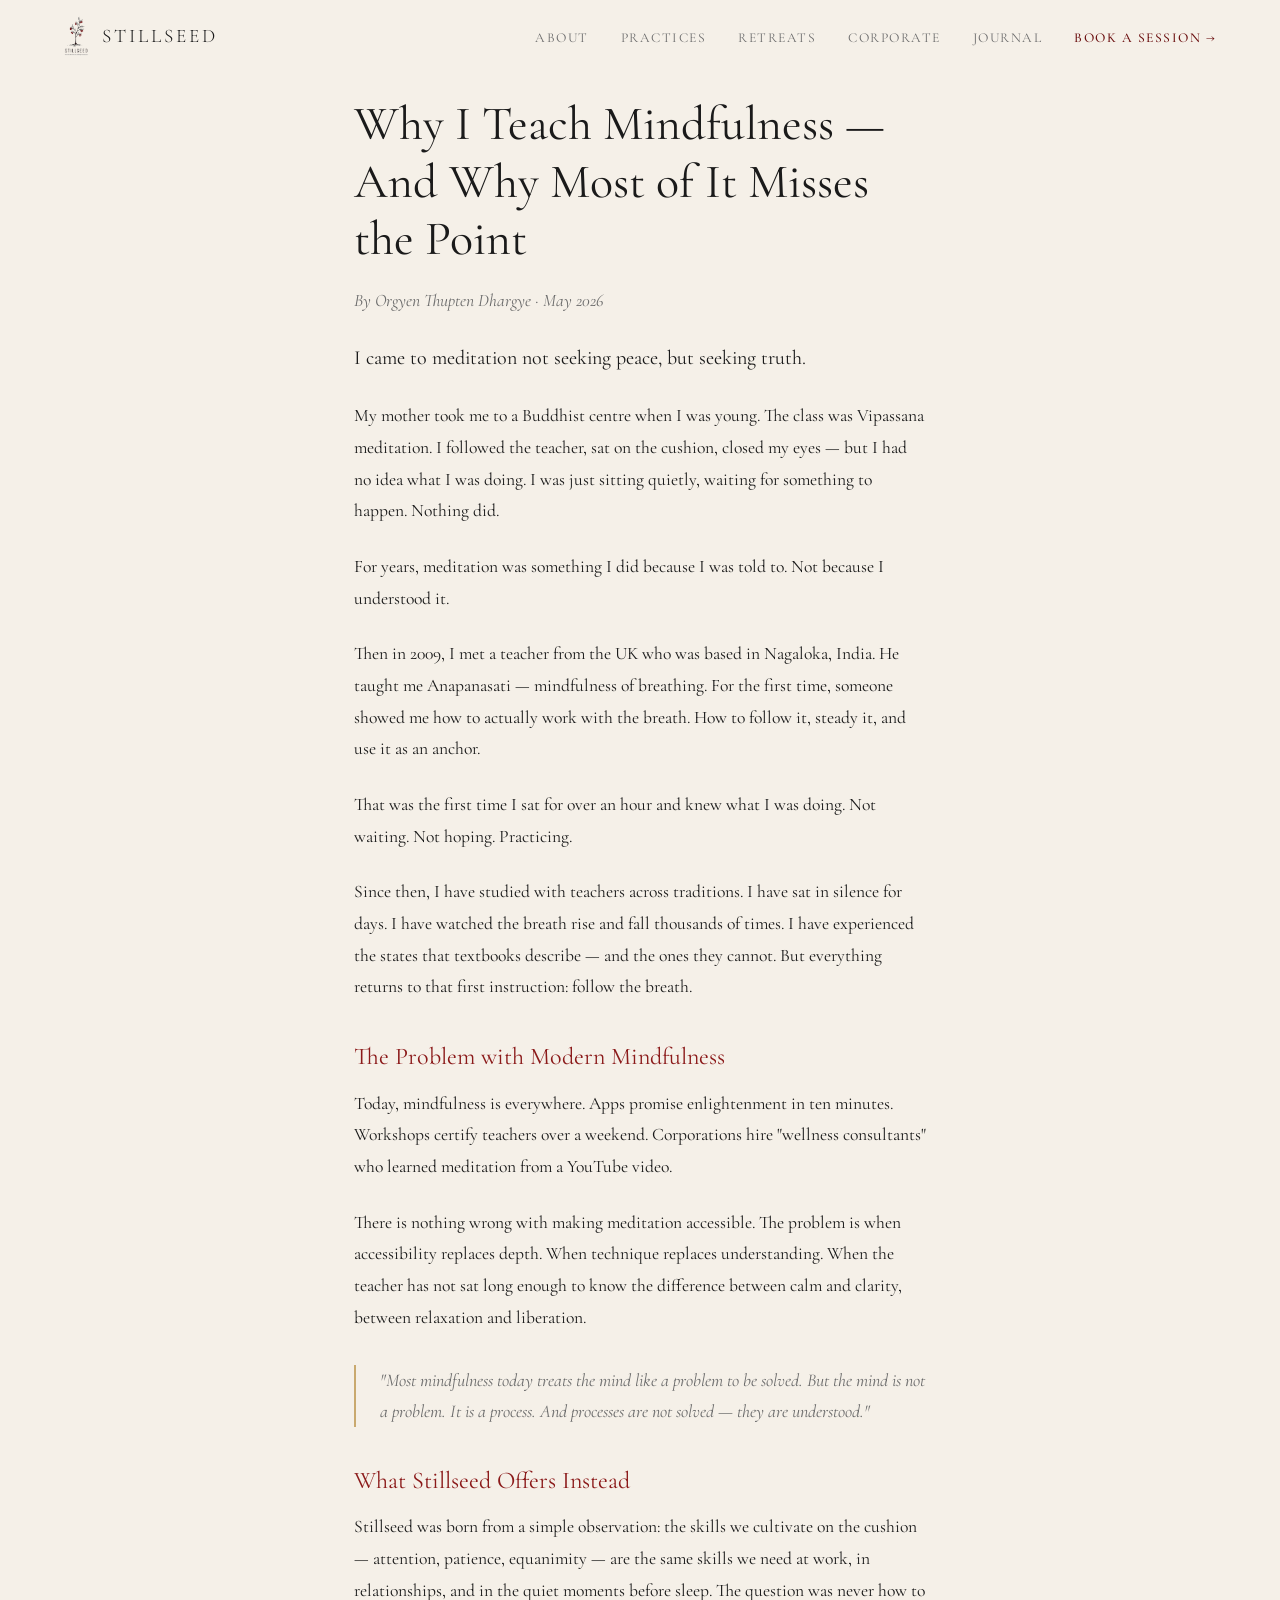
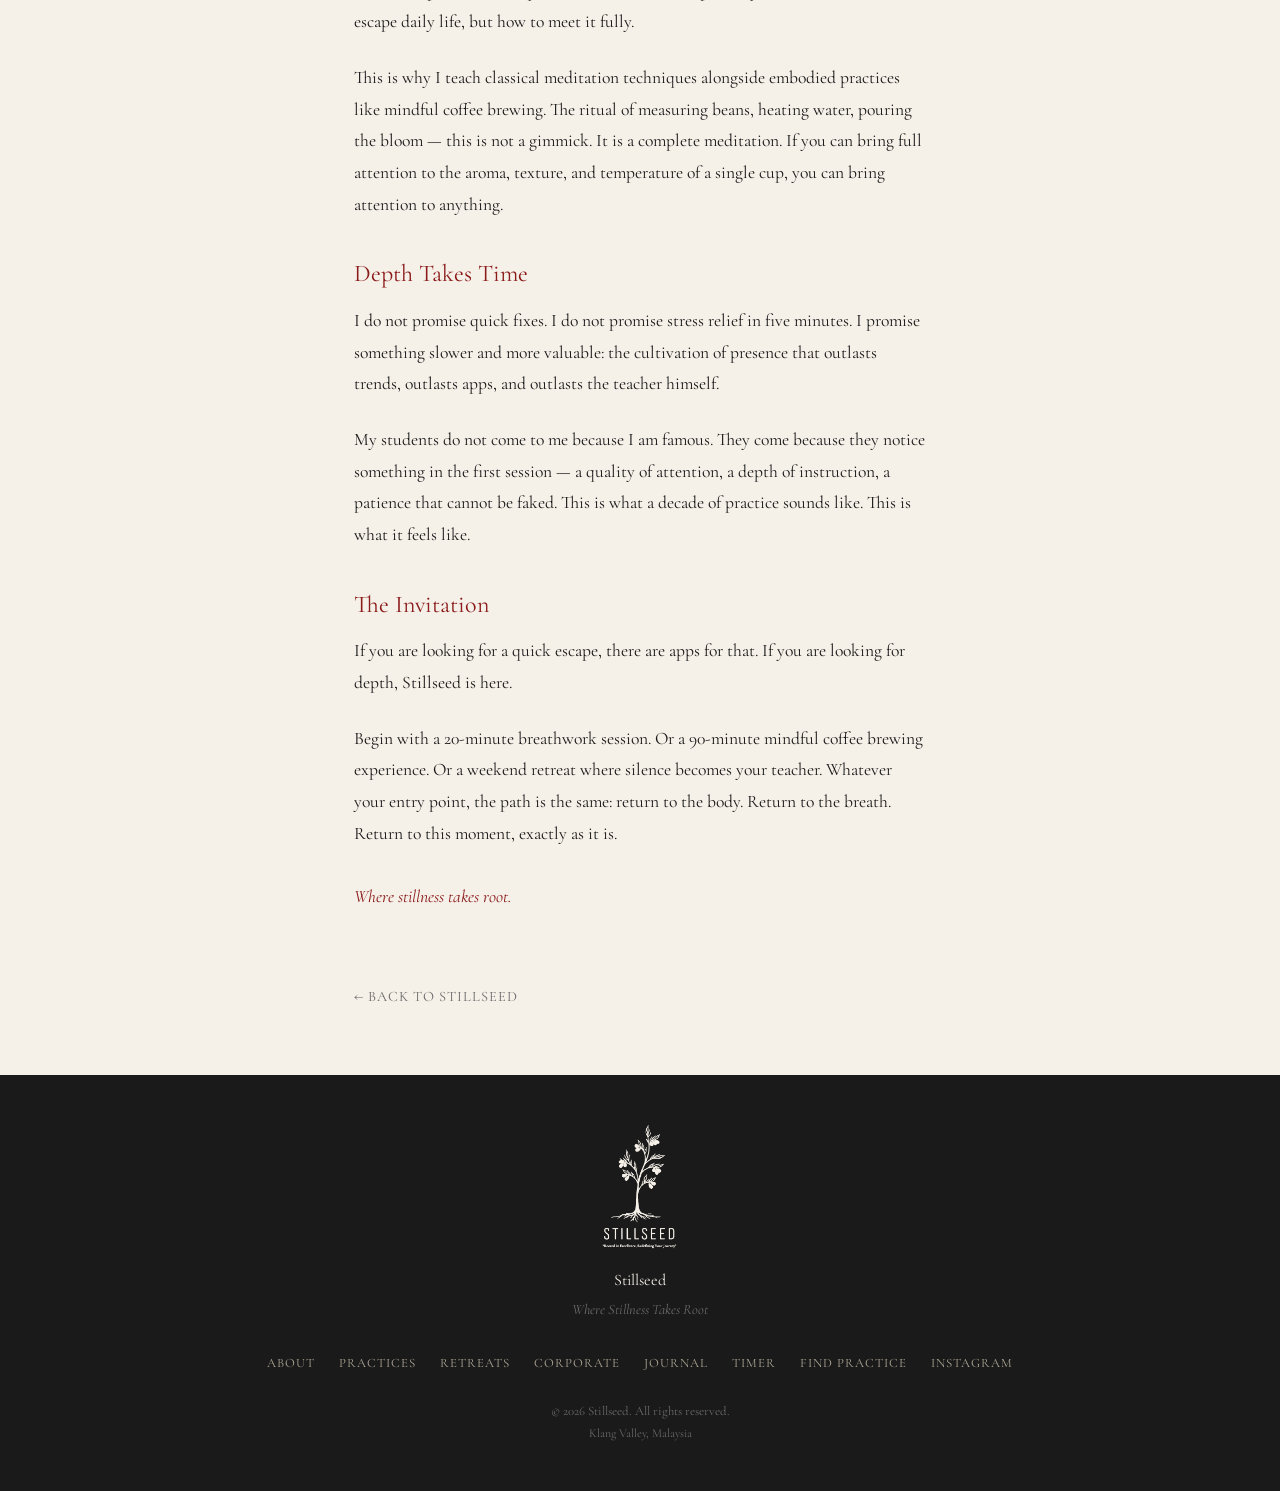
<file: blog-why-i-teach.html>
<!DOCTYPE html>
<html lang="en">
<head>
  <meta charset="UTF-8">
  <meta name="viewport" content="width=device-width, initial-scale=1.0">
  <title>Why I Teach Mindfulness — And Why Most of It Misses the Point | Stillseed</title>
  <meta name="description" content="Orgyen Thupten Dhargye on why he teaches mindfulness after a decade of Buddhist training, and what most modern mindfulness gets wrong.">
  <link href="https://fonts.googleapis.com/css2?family=Cormorant+Garamond:ital,wght@0,300;0,400;0,500;1,300;1,400&display=swap" rel="stylesheet">
  <link rel="stylesheet" href="css/style.css">
  <style>
    .blog-post {
      max-width: 700px;
      margin: 0 auto;
      padding: 6rem 5% 4rem;
    }
    .blog-post h1 {
      font-size: clamp(2rem, 4vw, 3rem);
      margin-bottom: 1rem;
      line-height: 1.2;
    }
    .blog-meta {
      color: var(--gray);
      font-size: 0.9rem;
      margin-bottom: 2rem;
      font-style: italic;
    }
    .blog-post p {
      margin-bottom: 1.5rem;
      font-size: 1.1rem;
      line-height: 1.8;
    }
    .blog-post h2 {
      font-size: 1.5rem;
      margin: 2.5rem 0 1rem;
      color: var(--burgundy);
    }
    .blog-post blockquote {
      border-left: 2px solid var(--gold);
      padding-left: 1.5rem;
      margin: 2rem 0;
      font-style: italic;
      color: var(--gray);
    }
    .blog-post .lead {
      font-size: 1.25rem;
      color: var(--black);
      font-weight: 400;
    }
    .back-link {
      display: inline-block;
      margin-top: 3rem;
      color: var(--gray);
      font-size: 0.9rem;
      letter-spacing: 1px;
      text-transform: uppercase;
    }
    .back-link:hover {
      color: var(--burgundy);
    }
  </style>
</head>
<body>

  <nav>
    <a href="index.html" class="nav-logo">
      <img src="images/logo-nav.png" alt="Stillseed">
      <span>Stillseed</span>
    </a>
    <ul class="nav-links">
      <li><a href="index.html#about">About</a></li>
      <li><a href="index.html#practices">Practices</a></li>
      <li><a href="index.html#retreats">Retreats</a></li>
      <li><a href="index.html#corporate">Corporate</a></li>
      <li><a href="blog-why-i-teach.html">Journal</a></li>
      <li><a href="index.html#contact" style="font-size: 0.85rem; letter-spacing: 1.5px; text-transform: uppercase; color: #6B0F0F; font-weight: 500;">Book a Session →</a></li>
    </ul>
  </nav>

  <article class="blog-post">
    <h1>Why I Teach Mindfulness — And Why Most of It Misses the Point</h1>
    <p class="blog-meta">By Orgyen Thupten Dhargye · May 2026</p>

    <p class="lead">I came to meditation not seeking peace, but seeking truth.</p>

    <p>My mother took me to a Buddhist centre when I was young. The class was Vipassana meditation. I followed the teacher, sat on the cushion, closed my eyes — but I had no idea what I was doing. I was just sitting quietly, waiting for something to happen. Nothing did.</p>

    <p>For years, meditation was something I did because I was told to. Not because I understood it.</p>

    <p>Then in 2009, I met a teacher from the UK who was based in Nagaloka, India. He taught me Anapanasati — mindfulness of breathing. For the first time, someone showed me how to actually work with the breath. How to follow it, steady it, and use it as an anchor.</p>

    <p>That was the first time I sat for over an hour and knew what I was doing. Not waiting. Not hoping. Practicing.</p>

    <p>Since then, I have studied with teachers across traditions. I have sat in silence for days. I have watched the breath rise and fall thousands of times. I have experienced the states that textbooks describe — and the ones they cannot. But everything returns to that first instruction: follow the breath.</p>

    <h2>The Problem with Modern Mindfulness</h2>

    <p>Today, mindfulness is everywhere. Apps promise enlightenment in ten minutes. Workshops certify teachers over a weekend. Corporations hire "wellness consultants" who learned meditation from a YouTube video.</p>

    <p>There is nothing wrong with making meditation accessible. The problem is when accessibility replaces depth. When technique replaces understanding. When the teacher has not sat long enough to know the difference between calm and clarity, between relaxation and liberation.</p>

    <blockquote>"Most mindfulness today treats the mind like a problem to be solved. But the mind is not a problem. It is a process. And processes are not solved — they are understood."</blockquote>

    <h2>What Stillseed Offers Instead</h2>

    <p>Stillseed was born from a simple observation: the skills we cultivate on the cushion — attention, patience, equanimity — are the same skills we need at work, in relationships, and in the quiet moments before sleep. The question was never how to escape daily life, but how to meet it fully.</p>

    <p>This is why I teach classical meditation techniques alongside embodied practices like mindful coffee brewing. The ritual of measuring beans, heating water, pouring the bloom — this is not a gimmick. It is a complete meditation. If you can bring full attention to the aroma, texture, and temperature of a single cup, you can bring attention to anything.</p>

    <h2>Depth Takes Time</h2>

    <p>I do not promise quick fixes. I do not promise stress relief in five minutes. I promise something slower and more valuable: the cultivation of presence that outlasts trends, outlasts apps, and outlasts the teacher himself.</p>

    <p>My students do not come to me because I am famous. They come because they notice something in the first session — a quality of attention, a depth of instruction, a patience that cannot be faked. This is what a decade of practice sounds like. This is what it feels like.</p>

    <h2>The Invitation</h2>

    <p>If you are looking for a quick escape, there are apps for that. If you are looking for depth, Stillseed is here.</p>

    <p>Begin with a 20-minute breathwork session. Or a 90-minute mindful coffee brewing experience. Or a weekend retreat where silence becomes your teacher. Whatever your entry point, the path is the same: return to the body. Return to the breath. Return to this moment, exactly as it is.</p>

    <p style="margin-top: 2rem; font-style: italic; color: var(--burgundy);">Where stillness takes root.</p>

    <a href="index.html" class="back-link">← Back to Stillseed</a>
  </article>

  <footer>
    <img src="images/logo-full-light.png" alt="Stillseed" class="footer-logo">
    <p style="font-size:1rem; color:var(--cream); margin-bottom:0.2rem;">Stillseed</p>
    <p style="font-style:italic; font-size:0.9rem;">Where Stillness Takes Root</p>
    <ul class="footer-links">
      <li><a href="index.html#about">About</a></li>
      <li><a href="index.html#practices">Practices</a></li>
      <li><a href="index.html#retreats">Retreats</a></li>
      <li><a href="index.html#corporate">Corporate</a></li>
      <li><a href="blog-why-i-teach.html">Journal</a></li>
      <li><a href="timer.html">Timer</a></li>
      <li><a href="recommender.html">Find Practice</a></li>
      <li><a href="https://instagram.com/stillseedacademy" target="_blank">Instagram</a></li>
    </ul>
    <p style="font-size:0.8rem;">© 2026 Stillseed. All rights reserved.</p>
    <p style="font-size:0.75rem;">Klang Valley, Malaysia</p>
  </footer>

</body>
</html>
</file>
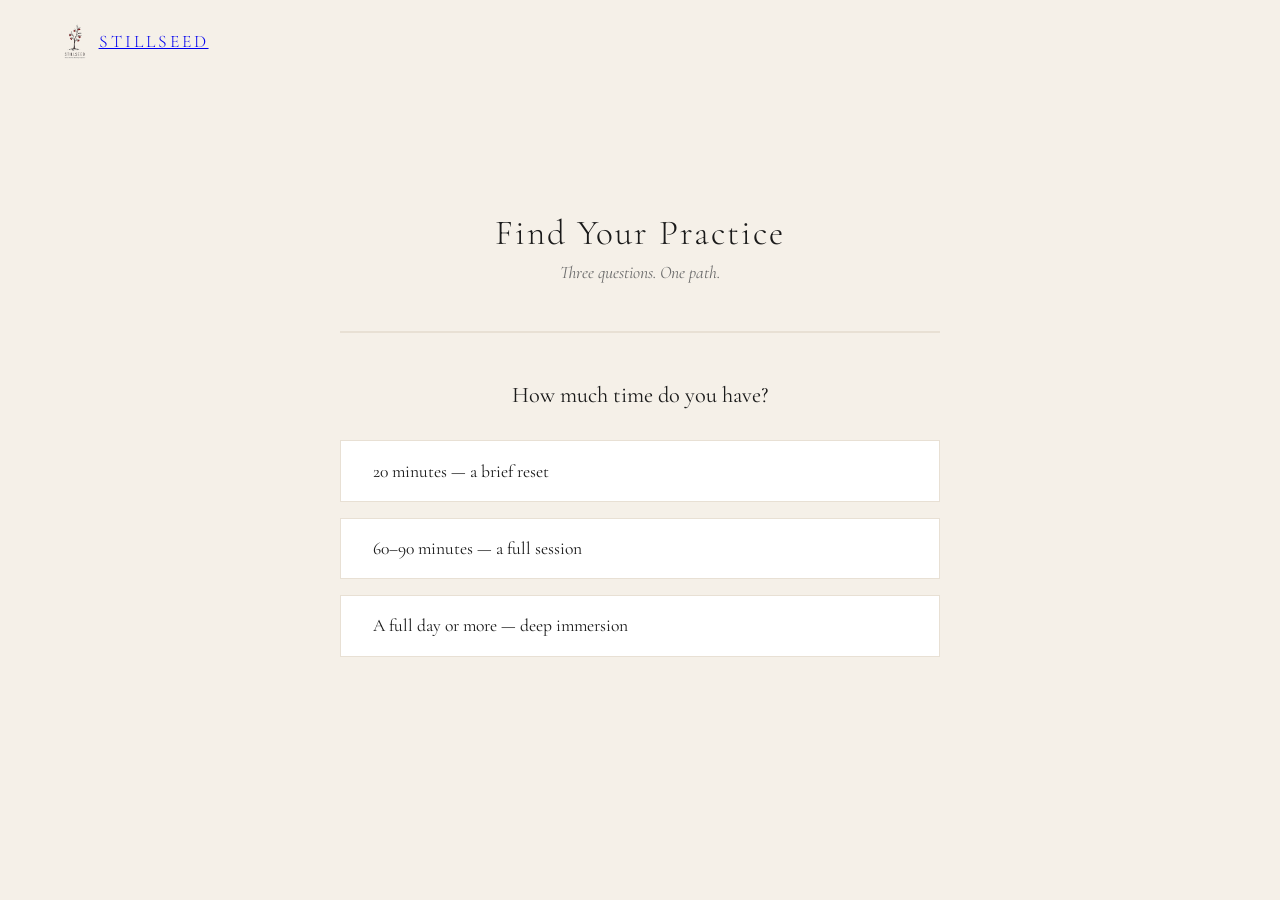
<file: recommender.html>
<!DOCTYPE html>
<html lang="en">
<head>
  <meta charset="UTF-8">
  <meta name="viewport" content="width=device-width, initial-scale=1.0">
  <title>Find Your Practice — Stillseed</title>
  <link href="https://fonts.googleapis.com/css2?family=Cormorant+Garamond:ital,wght@0,300;0,400;0,500;1,300;1,400&display=swap" rel="stylesheet">
  <style>
    :root {
      --burgundy: #8B1A1A;
      --black: #1a1a1a;
      --cream: #F5F0E8;
      --gold: #C9A96E;
      --gray: #6b6b6b;
      --white: #ffffff;
    }
    * { margin: 0; padding: 0; box-sizing: border-box; }
    body {
      font-family: 'Cormorant Garamond', Georgia, serif;
      background: var(--cream);
      color: var(--black);
      min-height: 100vh;
      display: flex;
      flex-direction: column;
      align-items: center;
      justify-content: center;
      padding: 2rem;
    }
    .container {
      text-align: center;
      max-width: 600px;
      width: 100%;
    }
    h1 {
      font-weight: 300;
      font-size: 2.2rem;
      margin-bottom: 0.5rem;
      letter-spacing: 2px;
    }
    .subtitle {
      color: var(--gray);
      font-size: 1.1rem;
      margin-bottom: 3rem;
      font-style: italic;
    }
    .step {
      display: none;
      animation: fadeIn 0.5s ease;
    }
    .step.active {
      display: block;
    }
    @keyframes fadeIn {
      from { opacity: 0; transform: translateY(20px); }
      to { opacity: 1; transform: translateY(0); }
    }
    .question {
      font-size: 1.4rem;
      margin-bottom: 2rem;
      font-weight: 400;
    }
    .options {
      display: flex;
      flex-direction: column;
      gap: 1rem;
      margin-bottom: 2rem;
    }
    .option {
      padding: 1.2rem 2rem;
      border: 1.5px solid #E8E0D4;
      background: var(--white);
      cursor: pointer;
      transition: all 0.3s;
      font-family: inherit;
      font-size: 1.1rem;
      color: var(--black);
      text-align: left;
    }
    .option:hover {
      border-color: var(--burgundy);
      background: var(--cream);
    }
    .option.selected {
      border-color: var(--burgundy);
      background: var(--burgundy);
      color: var(--cream);
    }
    .progress {
      width: 100%;
      height: 2px;
      background: #E8E0D4;
      margin-bottom: 3rem;
      position: relative;
    }
    .progress-bar {
      height: 100%;
      background: var(--burgundy);
      transition: width 0.5s ease;
    }
    .result {
      background: var(--white);
      padding: 3rem 2rem;
      border: 1px solid #E8E0D4;
      text-align: center;
    }
    .result-icon {
      font-size: 3rem;
      margin-bottom: 1rem;
    }
    .result h2 {
      color: var(--burgundy);
      margin-bottom: 1rem;
    }
    .result p {
      color: var(--gray);
      margin-bottom: 1.5rem;
      font-size: 1.05rem;
    }
    .result .btn {
      margin-top: 1rem;
    }
    .back {
      margin-top: 2rem;
      color: var(--gray);
      font-size: 0.85rem;
      letter-spacing: 1px;
      text-transform: uppercase;
      cursor: pointer;
      background: none;
      border: none;
      font-family: inherit;
    }
    .back:hover { color: var(--burgundy); }
    .nav-logo {
      position: absolute;
      top: 1.5rem;
      left: 5%;
      display: flex;
      align-items: center;
      gap: 0.8rem;
    }
    .nav-logo img {
      height: 35px;
      width: auto;
    }
    .nav-logo span {
      font-size: 1.1rem;
      letter-spacing: 3px;
      text-transform: uppercase;
      font-weight: 300;
    }
    .btn {
      display: inline-block;
      padding: 0.9rem 2.2rem;
      font-size: 0.85rem;
      letter-spacing: 2px;
      text-transform: uppercase;
      border: 1.5px solid var(--burgundy);
      color: var(--burgundy);
      background: transparent;
      cursor: pointer;
      transition: all 0.3s;
      font-family: inherit;
      text-decoration: none;
    }
    .btn:hover {
      background: var(--burgundy);
      color: var(--cream);
    }
    .btn-filled {
      background: var(--burgundy);
      color: var(--cream);
    }
    .btn-filled:hover {
      background: var(--black);
      border-color: var(--black);
    }
    @media (max-width: 480px) {
      h1 { font-size: 1.8rem; }
      .question { font-size: 1.2rem; }
    }
  </style>
</head>
<body>

  <a href="index.html" class="nav-logo">
    <img src="images/logo-nav.png" alt="Stillseed">
    <span>Stillseed</span>
  </a>

  <div class="container">
    <h1>Find Your Practice</h1>
    <p class="subtitle">Three questions. One path.</p>

    <div class="progress">
      <div class="progress-bar" id="progressBar" style="width: 0%;"></div>
    </div>

    <!-- Step 1: Time -->
    <div class="step active" id="step1">
      <p class="question">How much time do you have?</p>
      <div class="options">
        <button class="option" onclick="selectOption(1, 'short')">20 minutes — a brief reset</button>
        <button class="option" onclick="selectOption(1, 'medium')">60–90 minutes — a full session</button>
        <button class="option" onclick="selectOption(1, 'long')">A full day or more — deep immersion</button>
      </div>
    </div>

    <!-- Step 2: Goal -->
    <div class="step" id="step2">
      <p class="question">What brings you here?</p>
      <div class="options">
        <button class="option" onclick="selectOption(2, 'stress')">I need to reduce stress and anxiety</button>
        <button class="option" onclick="selectOption(2, 'focus')">I want to improve focus and clarity</button>
        <button class="option" onclick="selectOption(2, 'depth')">I seek deeper spiritual understanding</button>
        <button class="option" onclick="selectOption(2, 'team')">I want this for my team or organization</button>
      </div>
      <button class="back" onclick="goBack(1)">← Back</button>
    </div>

    <!-- Step 3: Format -->
    <div class="step" id="step3">
      <p class="question">Do you prefer individual or group practice?</p>
      <div class="options">
        <button class="option" onclick="selectOption(3, 'individual')">Individual — just me and the teacher</button>
        <button class="option" onclick="selectOption(3, 'group')">Small group — shared energy</button>
        <button class="option" onclick="selectOption(3, 'either')">Either works</button>
      </div>
      <button class="back" onclick="goBack(2)">← Back</button>
    </div>

    <!-- Result -->
    <div class="step" id="result">
      <div class="result">
        <div class="result-icon" id="resultIcon">🌿</div>
        <h2 id="resultTitle">Your Practice</h2>
        <p id="resultDesc">Description</p>
        <p id="resultWhy" style="font-style: italic; color: var(--burgundy); margin-bottom: 1.5rem;">Why this fits you</p>
        <a href="index.html#contact" class="btn btn-filled">Book This Session</a>
      </div>
      <button class="back" onclick="resetQuiz()" style="margin-top: 2rem;">← Start Over</button>
    </div>
  </div>

  <script>
    let answers = {};

    function selectOption(step, value) {
      answers[step] = value;

      // Highlight selected
      const options = document.querySelectorAll(`#step${step} .option`);
      options.forEach(opt => opt.classList.remove('selected'));
      event.target.classList.add('selected');

      // Small delay for visual feedback
      setTimeout(() => {
        if (step < 3) {
          showStep(step + 1);
        } else {
          showResult();
        }
      }, 300);
    }

    function showStep(stepNum) {
      document.querySelectorAll('.step').forEach(s => s.classList.remove('active'));
      document.getElementById('step' + stepNum).classList.add('active');
      document.getElementById('progressBar').style.width = ((stepNum - 1) / 3 * 100) + '%';
    }

    function goBack(stepNum) {
      showStep(stepNum);
      document.getElementById('progressBar').style.width = ((stepNum - 1) / 3 * 100) + '%';
    }

    function showResult() {
      document.querySelectorAll('.step').forEach(s => s.classList.remove('active'));
      document.getElementById('result').classList.add('active');
      document.getElementById('progressBar').style.width = '100%';

      const result = calculateResult();
      document.getElementById('resultIcon').textContent = result.icon;
      document.getElementById('resultTitle').textContent = result.title;
      document.getElementById('resultDesc').textContent = result.desc;
      document.getElementById('resultWhy').textContent = result.why;
    }

    function calculateResult() {
      const time = answers[1];
      const goal = answers[2];
      const format = answers[3];

      // Logic tree
      if (time === 'short') {
        return {
          icon: '🌬️',
          title: 'Conscious Breathwork',
          desc: 'A 20-minute guided session to regulate your nervous system and return to center. Perfect for busy days.',
          why: 'You have limited time but need immediate relief. Breathwork is the fastest path to calm.'
        };
      }

      if (goal === 'team') {
        return {
          icon: '🏢',
          title: 'Corporate Wellness Program',
          desc: 'Half-day or full-day mindfulness training for your team. Includes mindful coffee sessions, breathwork, and focus training.',
          why: 'You understand that stillness is a team sport. Organizations thrive when individuals are grounded.'
        };
      }

      if (time === 'long') {
        return {
          icon: '🧘',
          title: 'Weekend Retreat',
          desc: 'Two days of Focus and Insight meditation, breathwork, and mindful eating. Small group, maximum depth.',
          why: 'You are ready to step away from noise and return to yourself. Depth requires time.'
        };
      }

      if (goal === 'depth' && format === 'individual') {
        return {
          icon: '🔍',
          title: 'Insight Meditation',
          desc: 'One-on-one insight meditation for those with established concentration. Seeing clearly the nature of experience.',
          why: 'You seek truth, not relaxation. Insight is the path of direct seeing.'
        };
      }

      if (goal === 'focus') {
        return {
          icon: '🧘',
          title: 'Focus Meditation',
          desc: 'Classical calm abiding practice. Develop sustained attention and mental stability through focused breath meditation.',
          why: 'Focus is the foundation of all practice. Focus trains the mind to stay where you place it.'
        };
      }

      if (goal === 'stress' || goal === 'depth' || goal === 'focus') {
        return {
          icon: '☕',
          title: 'Mindful Coffee Brewing',
          desc: 'Our signature 90-minute session. Learn to treat every step of brewing as meditation — aroma, texture, temperature, taste.',
          why: 'You want depth disguised as pleasure. The coffee ritual is a complete meditation in itself.'
        };
      }

      // Default
      return {
        icon: '🌿',
        title: 'Private Meditation Session',
        desc: 'A personalized 60-minute session tailored to your goals. Breathwork, Focus, or guided inquiry.',
        why: 'Every path is different. A private session meets you exactly where you are.'
      };
    }

    function resetQuiz() {
      answers = {};
      document.querySelectorAll('.option').forEach(opt => opt.classList.remove('selected'));
      showStep(1);
      document.getElementById('progressBar').style.width = '0%';
    }
  </script>

</body>
</html>
</file>
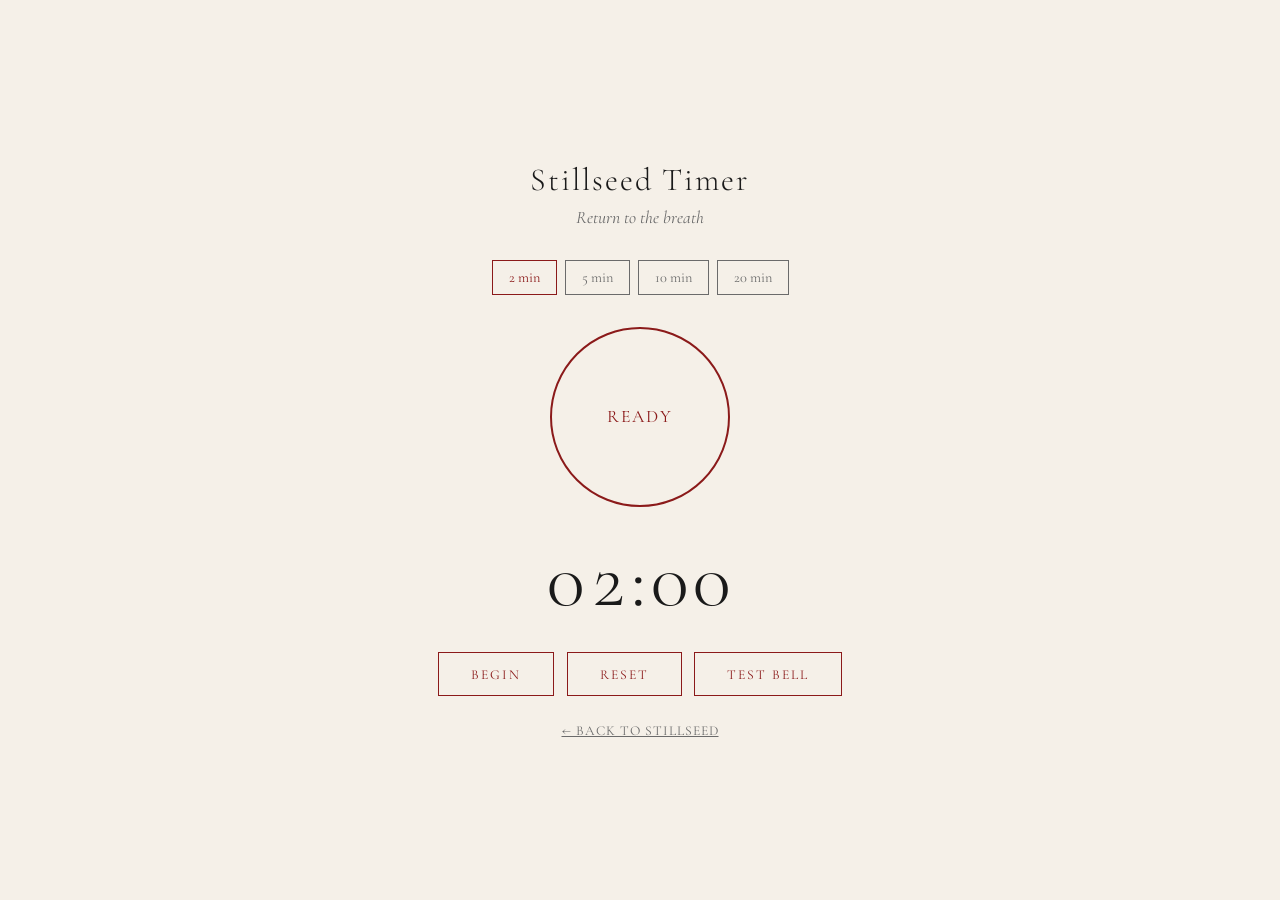
<file: timer.html>
<!DOCTYPE html>
<html lang="en">
<head>
  <meta charset="UTF-8">
  <meta name="viewport" content="width=device-width, initial-scale=1.0">
  <title>Stillseed Meditation Timer</title>
  <link href="https://fonts.googleapis.com/css2?family=Cormorant+Garamond:wght@300;400;500&display=swap" rel="stylesheet">
  <style>
    :root {
      --burgundy: #8B1A1A;
      --black: #1a1a1a;
      --cream: #F5F0E8;
      --gold: #C9A96E;
      --gray: #6b6b6b;
    }
    * { margin: 0; padding: 0; box-sizing: border-box; }
    body {
      font-family: 'Cormorant Garamond', Georgia, serif;
      background: var(--cream);
      color: var(--black);
      min-height: 100vh;
      display: flex;
      flex-direction: column;
      align-items: center;
      justify-content: center;
      padding: 2rem;
    }
    .container {
      text-align: center;
      max-width: 500px;
      width: 100%;
    }
    h1 {
      font-weight: 300;
      font-size: 2rem;
      margin-bottom: 0.5rem;
      letter-spacing: 2px;
    }
    .subtitle {
      color: var(--gray);
      font-size: 1.1rem;
      margin-bottom: 2rem;
      font-style: italic;
    }
    .durations {
      display: flex;
      gap: 0.5rem;
      justify-content: center;
      margin-bottom: 2rem;
      flex-wrap: wrap;
    }
    .dur-btn {
      padding: 0.5rem 1rem;
      border: 1px solid var(--gray);
      background: transparent;
      color: var(--gray);
      cursor: pointer;
      font-family: inherit;
      font-size: 0.9rem;
      transition: all 0.3s;
    }
    .dur-btn:hover, .dur-btn.active {
      border-color: var(--burgundy);
      color: var(--burgundy);
    }
    .circle {
      width: 180px;
      height: 180px;
      border-radius: 50%;
      border: 2px solid var(--burgundy);
      margin: 1.5rem auto;
      display: flex;
      align-items: center;
      justify-content: center;
      position: relative;
      transition: all 0.3s;
    }
    .circle.active {
      border-color: var(--gold);
      box-shadow: 0 0 30px rgba(201, 169, 110, 0.3);
    }
    .circle-label {
      font-size: 1.1rem;
      letter-spacing: 2px;
      text-transform: uppercase;
      color: var(--burgundy);
    }
    .time {
      font-size: clamp(3.5rem, 8vw, 5rem);
      font-weight: 300;
      letter-spacing: 3px;
      margin: 1.5rem 0;
      font-variant-numeric: tabular-nums;
    }
    .controls {
      display: flex;
      gap: 0.8rem;
      justify-content: center;
      margin: 1.5rem 0;
      flex-wrap: wrap;
    }
    .btn {
      padding: 0.8rem 2rem;
      font-family: inherit;
      font-size: 0.85rem;
      letter-spacing: 2px;
      text-transform: uppercase;
      border: 1.5px solid var(--burgundy);
      background: transparent;
      color: var(--burgundy);
      cursor: pointer;
      transition: all 0.3s;
    }
    .btn:hover {
      background: var(--burgundy);
      color: var(--cream);
    }
    .btn.active {
      background: var(--burgundy);
      color: var(--cream);
    }
    .back {
      margin-top: 2rem;
      color: var(--gray);
      font-size: 0.85rem;
      letter-spacing: 1px;
      text-transform: uppercase;
    }
    .back:hover { color: var(--burgundy); }
    @keyframes breathe {
      0%, 100% { transform: scale(1); }
      50% { transform: scale(1.08); }
    }
    .breathing {
      animation: breathe 4s ease-in-out infinite;
    }
    @media (max-width: 480px) {
      .circle { width: 140px; height: 140px; }
    }
  </style>
</head>
<body>

  <div class="container">
    <h1>Stillseed Timer</h1>
    <p class="subtitle">Return to the breath</p>

    <div class="durations">
      <button class="dur-btn active" data-mins="2">2 min</button>
      <button class="dur-btn" data-mins="5">5 min</button>
      <button class="dur-btn" data-mins="10">10 min</button>
      <button class="dur-btn" data-mins="20">20 min</button>
    </div>

    <div class="circle" id="circle">
      <span class="circle-label" id="label">Ready</span>
    </div>

    <div class="time" id="display">02:00</div>

    <div class="controls">
      <button class="btn" id="start">Begin</button>
      <button class="btn" id="pause" style="display:none;">Pause</button>
      <button class="btn" id="reset">Reset</button>
      <button class="btn" id="testBell">Test Bell</button>
    </div>

    <a href="index.html" class="back">← Back to Stillseed</a>
  </div>

  <script>
    let duration = 120, timeLeft = 120, interval = null, running = false, paused = false;
    let audioCtx = null;

    const display = document.getElementById('display');
    const startBtn = document.getElementById('start');
    const pauseBtn = document.getElementById('pause');
    const resetBtn = document.getElementById('reset');
    const testBellBtn = document.getElementById('testBell');
    const circle = document.getElementById('circle');
    const label = document.getElementById('label');

    function format(t) {
      const m = Math.floor(t / 60), s = t % 60;
      return (m < 10 ? '0' : '') + m + ':' + (s < 10 ? '0' : '') + s;
    }

    function initAudio() {
      if (!audioCtx) audioCtx = new (window.AudioContext || window.webkitAudioContext)();
      if (audioCtx.state === 'suspended') audioCtx.resume();
    }

    function playBell() {
      initAudio();
      const t = audioCtx.currentTime;
      const g = audioCtx.createGain();
      g.connect(audioCtx.destination);
      g.gain.setValueAtTime(0, t);
      g.gain.linearRampToValueAtTime(0.4, t + 0.05);
      g.gain.exponentialRampToValueAtTime(0.001, t + 4);
      [528, 1056, 1584].forEach(f => {
        const o = audioCtx.createOscillator();
        o.connect(g);
        o.frequency.value = f;
        o.type = 'sine';
        o.start(t);
        o.stop(t + 4);
      });
    }

    function start() {
      if (running) return;
      running = true; paused = false;
      startBtn.style.display = 'none';
      pauseBtn.style.display = 'inline-block';
      circle.classList.add('active', 'breathing');
      label.textContent = 'Breathe';
      interval = setInterval(() => {
        timeLeft--;
        display.textContent = format(timeLeft);
        if (timeLeft <= 0) {
          stop();
          label.textContent = 'Complete';
          circle.classList.remove('breathing');
          playBell();
        }
      }, 1000);
    }

    function pause() {
      if (!running || paused) return;
      paused = true;
      clearInterval(interval);
      startBtn.style.display = 'inline-block';
      startBtn.textContent = 'Resume';
      pauseBtn.style.display = 'none';
      circle.classList.remove('breathing');
      label.textContent = 'Paused';
    }

    function stop() {
      running = false; paused = false;
      clearInterval(interval);
      startBtn.style.display = 'inline-block';
      startBtn.textContent = 'Begin';
      pauseBtn.style.display = 'none';
      circle.classList.remove('active', 'breathing');
    }

    function reset() {
      stop();
      timeLeft = duration;
      display.textContent = format(timeLeft);
      label.textContent = 'Ready';
    }

    document.querySelectorAll('.dur-btn').forEach(b => {
      b.addEventListener('click', () => {
        if (running) return;
        document.querySelectorAll('.dur-btn').forEach(x => x.classList.remove('active'));
        b.classList.add('active');
        duration = parseInt(b.dataset.mins) * 60;
        timeLeft = duration;
        display.textContent = format(timeLeft);
      });
    });

    startBtn.addEventListener('click', () => { initAudio(); start(); });
    pauseBtn.addEventListener('click', pause);
    resetBtn.addEventListener('click', reset);
    testBellBtn.addEventListener('click', () => { initAudio(); playBell(); label.textContent = 'Bell Test'; setTimeout(() => { if (!running) label.textContent = 'Ready'; }, 2000); });

    display.textContent = format(timeLeft);
  </script>

</body>
</html>
</file>
<file: css/style.css>
:root {
  --burgundy: #8B1A1A;
  --black: #1a1a1a;
  --cream: #F5F0E8;
  --gold: #C9A96E;
  --gray: #6b6b6b;
  --white: #ffffff;
}

* { margin: 0; padding: 0; box-sizing: border-box; }

html { scroll-behavior: smooth; }

body {
  font-family: 'Cormorant Garamond', Georgia, serif;
  color: var(--black);
  background: var(--cream);
  line-height: 1.7;
  font-size: 18px;
}

h1, h2, h3 {
  font-family: 'Cormorant Garamond', Georgia, serif;
  font-weight: 400;
  line-height: 1.2;
}

h1 { font-size: clamp(2.5rem, 5vw, 4rem); }
h2 { font-size: clamp(2rem, 4vw, 3rem); }
h3 { font-size: clamp(1.5rem, 3vw, 2rem); }

a { text-decoration: none; color: inherit; }

img { max-width: 100%; height: auto; display: block; }

/* Navigation */
nav {
  position: fixed;
  top: 0; left: 0;
  width: 100%;
  z-index: 1000;
  padding: 1rem 5%;
  display: flex;
  justify-content: space-between;
  align-items: center;
  background: rgba(245, 240, 232, 0.95);
  backdrop-filter: blur(10px);
}

.nav-logo {
  display: flex;
  align-items: center;
  gap: 0.8rem;
}

.nav-logo img {
  height: 40px;
  width: auto;
}

.nav-logo span {
  font-size: 1.2rem;
  letter-spacing: 3px;
  text-transform: uppercase;
  font-weight: 300;
}

.nav-links {
  display: flex;
  gap: 2rem;
  list-style: none;
}

.nav-links a {
  font-size: 0.85rem;
  letter-spacing: 1.5px;
  text-transform: uppercase;
  color: var(--gray);
  transition: color 0.3s;
}

.nav-links a:hover { color: var(--burgundy); }

/* Hero */
.hero {
  min-height: 100vh;
  display: flex;
  align-items: center;
  justify-content: center;
  text-align: center;
  padding: 6rem 5% 4rem;
  background: linear-gradient(180deg, var(--cream) 0%, #E8E0D4 100%);
}

.hero-content { max-width: 800px; }

.hero-logo {
  width: 160px;
  margin: 0 auto 2rem;
}

.hero h1 { margin-bottom: 1rem; }

.hero-subtitle {
  font-size: 1.1rem;
  color: var(--gray);
  letter-spacing: 4px;
  text-transform: uppercase;
  margin-bottom: 2rem;
}

.hero p {
  font-size: 1.15rem;
  color: var(--black);
  margin-bottom: 2rem;
  max-width: 600px;
  margin-left: auto;
  margin-right: auto;
}

.btn {
  display: inline-block;
  padding: 0.9rem 2.2rem;
  font-size: 0.85rem;
  letter-spacing: 2px;
  text-transform: uppercase;
  border: 1.5px solid var(--burgundy);
  color: var(--burgundy);
  background: transparent;
  cursor: pointer;
  transition: all 0.3s;
  font-family: inherit;
}

.btn:hover {
  background: var(--burgundy);
  color: var(--cream);
}

.btn-filled {
  background: var(--burgundy);
  color: var(--cream);
  margin-right: 0.5rem;
}

.btn-filled:hover {
  background: var(--black);
  border-color: var(--black);
}

/* Sections */
section { padding: 5rem 5%; }

.section-header {
  text-align: center;
  margin-bottom: 3rem;
}

.section-header h2 { margin-bottom: 0.5rem; }

.divider {
  width: 50px;
  height: 1px;
  background: var(--gold);
  margin: 1rem auto;
}

.section-header p {
  color: var(--gray);
  max-width: 500px;
  margin: 0 auto;
}

/* Philosophy */
.philosophy { background: var(--white); }

.philosophy-grid {
  display: grid;
  grid-template-columns: 1fr 1fr;
  gap: 3rem;
  max-width: 1100px;
  margin: 0 auto;
  align-items: center;
}

.philosophy-text h3 {
  color: var(--burgundy);
  margin-bottom: 1rem;
}

.philosophy-text p {
  margin-bottom: 1rem;
  font-size: 1.05rem;
}

.philosophy-image img {
  width: 100%;
  border-radius: 2px;
  aspect-ratio: 4/5;
  object-fit: cover;
}

/* Practices */
.practices-grid {
  display: grid;
  grid-template-columns: repeat(auto-fit, minmax(260px, 1fr));
  gap: 1.5rem;
  max-width: 1100px;
  margin: 0 auto;
}

.practice-card {
  background: var(--white);
  padding: 2.5rem 1.5rem;
  text-align: center;
  border: 1px solid #E8E0D4;
  transition: all 0.3s;
}

.practice-card:hover {
  transform: translateY(-5px);
  box-shadow: 0 15px 30px rgba(0,0,0,0.08);
}

.practice-icon {
  font-size: 2rem;
  margin-bottom: 1rem;
}

.practice-card h3 {
  font-size: 1.3rem;
  margin-bottom: 0.8rem;
}

.practice-card p {
  font-size: 0.95rem;
  color: var(--gray);
}

/* Coffee Section */
.coffee-section {
  background: var(--black);
  color: var(--cream);
  text-align: center;
  position: relative;
}

.coffee-section h2 { color: var(--cream); }

.coffee-section p {
  color: #b0a898;
  max-width: 600px;
  margin: 0 auto 1.5rem;
}

.coffee-section .btn {
  border-color: var(--gold);
  color: var(--gold);
}

.coffee-section .btn:hover {
  background: var(--gold);
  color: var(--black);
}

/* Retreats */
.retreats { background: var(--white); }

.retreat-card {
  display: grid;
  grid-template-columns: 1fr 1fr;
  gap: 2rem;
  max-width: 900px;
  margin: 0 auto 2rem;
  padding: 2rem;
  border: 1px solid #E8E0D4;
}

.retreat-info h3 {
  color: var(--burgundy);
  margin-bottom: 0.3rem;
}

.retreat-meta {
  font-size: 0.8rem;
  color: var(--gold);
  letter-spacing: 1px;
  text-transform: uppercase;
  margin-bottom: 0.8rem;
}

.retreat-info p {
  font-size: 0.95rem;
  margin-bottom: 1rem;
}

.retreat-image img {
  width: 100%;
  height: 100%;
  object-fit: cover;
  min-height: 200px;
  border-radius: 2px;
}

/* Corporate */
.corporate { background: #f0ece6; }

.corporate-grid {
  display: grid;
  grid-template-columns: 1fr 1fr;
  gap: 3rem;
  max-width: 1000px;
  margin: 0 auto;
  align-items: center;
}

.corporate-features {
  list-style: none;
  margin-top: 1.5rem;
}

.corporate-features li {
  padding: 0.8rem 0;
  border-bottom: 1px solid #E8E0D4;
  font-size: 1rem;
  display: flex;
  align-items: center;
  gap: 0.8rem;
}

.corporate-features li::before {
  content: '✦';
  color: var(--burgundy);
}

.corporate-image img {
  width: 100%;
  height: 100%;
  object-fit: cover;
  min-height: 350px;
  border-radius: 2px;
}

/* Teacher */
.teacher { background: var(--white); }

.teacher-grid {
  display: grid;
  grid-template-columns: 1fr 2fr;
  gap: 3rem;
  max-width: 900px;
  margin: 0 auto;
}

.teacher-image img {
  width: 100%;
  aspect-ratio: 3/4;
  object-fit: cover;
  border-radius: 2px;
}

.teacher-info h3 {
  color: var(--burgundy);
  margin-bottom: 0.3rem;
}

.teacher-name {
  font-size: 0.85rem;
  color: var(--gray);
  letter-spacing: 2px;
  text-transform: uppercase;
  margin-bottom: 1.5rem;
}

.teacher-info p {
  margin-bottom: 1rem;
  font-size: 1rem;
}

/* Contact */
.contact { background: var(--cream); text-align: center; }

.contact-methods {
  display: flex;
  justify-content: center;
  gap: 2rem;
  margin-top: 2rem;
  flex-wrap: wrap;
}

.contact-method {
  padding: 1.5rem;
  background: var(--white);
  border: 1px solid #E8E0D4;
  min-width: 250px;
}

.contact-method h4 {
  color: var(--burgundy);
  margin-bottom: 0.3rem;
}

.contact-method p {
  color: var(--gray);
  font-size: 0.95rem;
}

/* Timer CTA */
.timer-cta {
  background: var(--white);
  text-align: center;
  padding: 4rem 5%;
}

/* Footer */
footer {
  background: var(--black);
  color: #b0a898;
  padding: 3rem 5%;
  text-align: center;
}

.footer-logo {
  width: 80px;
  margin: 0 auto 1rem;
}

footer p {
  font-size: 0.9rem;
  color: var(--gray);
}

.footer-links {
  display: flex;
  justify-content: center;
  gap: 1.5rem;
  margin: 1.5rem 0;
  list-style: none;
}

.footer-links a {
  color: #b0a898;
  font-size: 0.8rem;
  letter-spacing: 1px;
  text-transform: uppercase;
  transition: color 0.3s;
}

.footer-links a:hover { color: var(--gold); }

/* Responsive */
@media (max-width: 768px) {
  .philosophy-grid,
  .retreat-card,
  .corporate-grid,
  .teacher-grid {
    grid-template-columns: 1fr;
  }

  .nav-links { display: none; }

  .hero { padding: 5rem 5% 3rem; }

  section { padding: 3rem 5%; }

  .contact-methods { flex-direction: column; align-items: center; }
}
</file>
